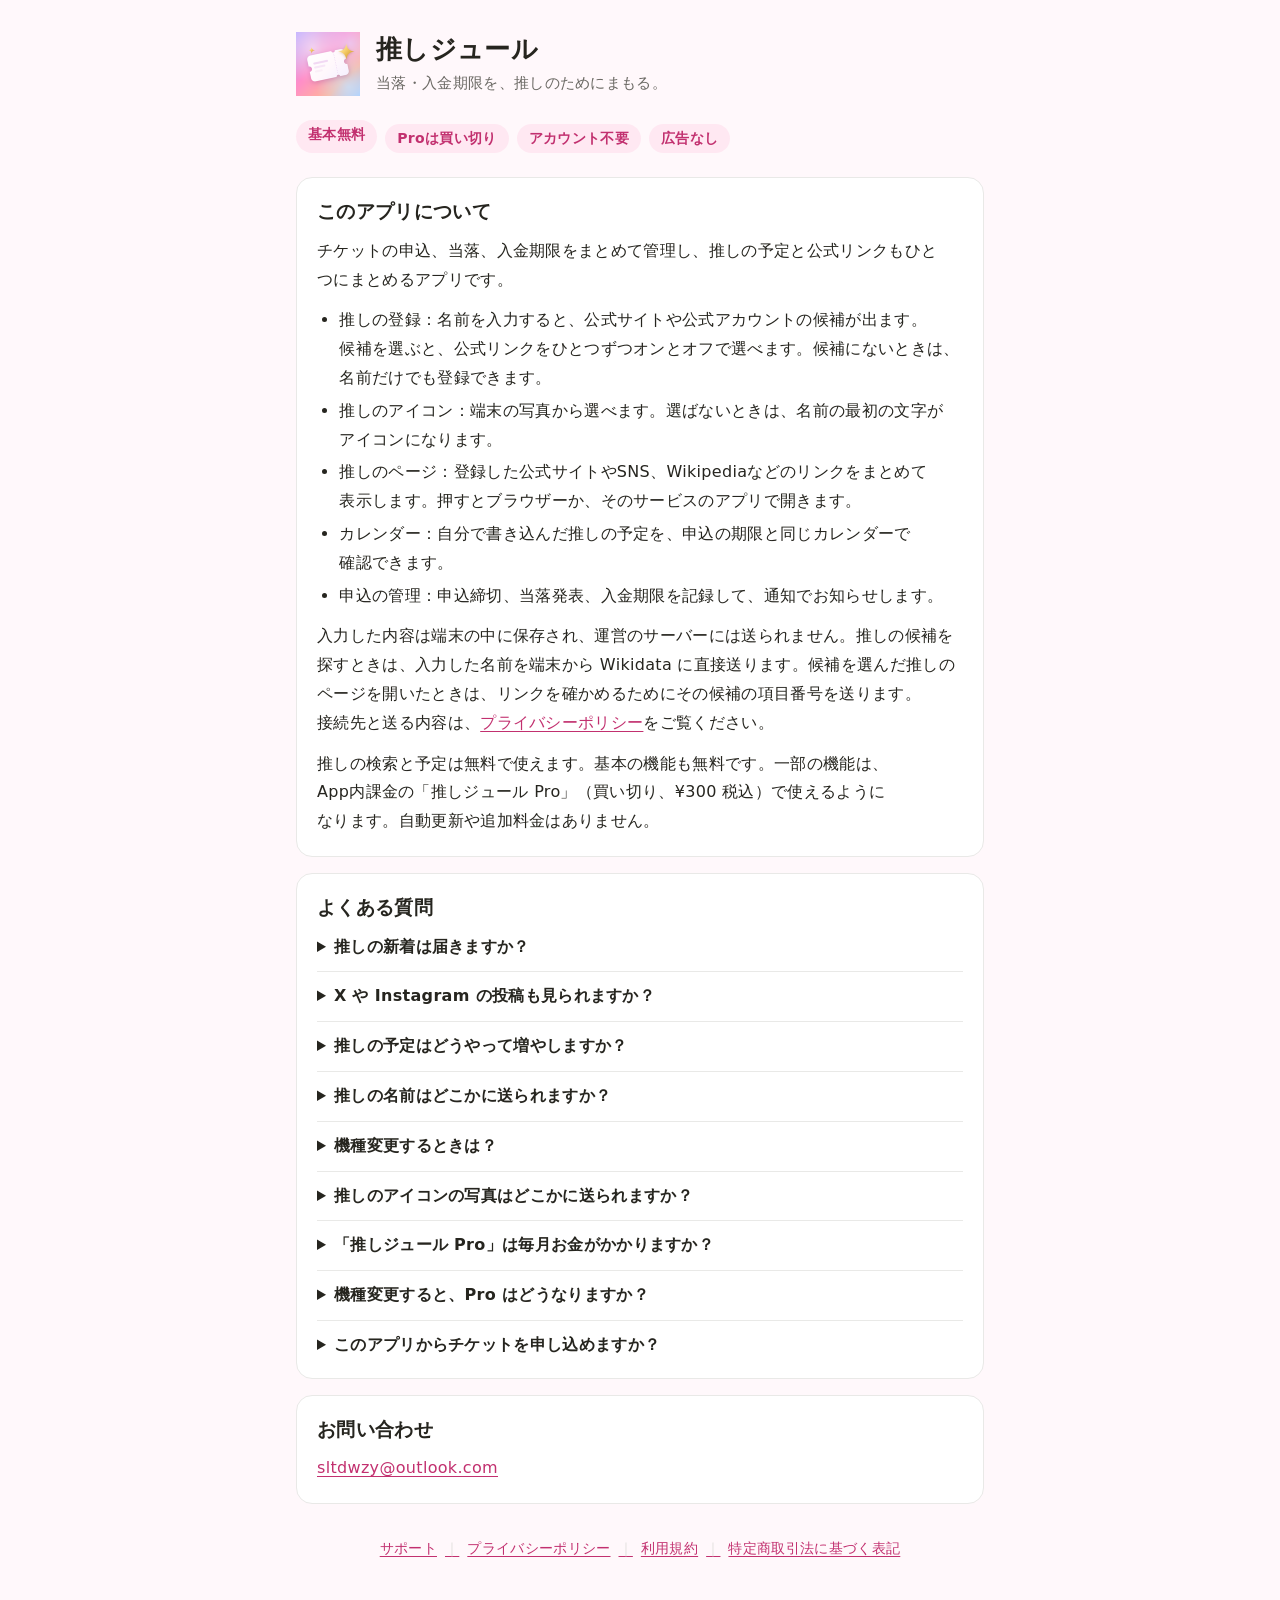
<file: index.html>
<!doctype html>
<html lang="ja">
<head>
  <meta charset="utf-8">
  <meta name="viewport" content="width=device-width, initial-scale=1">
  <meta name="color-scheme" content="light dark">
  <meta name="description" content="当落・入金期限を、推しのためにまもる。「推しジュール」のサポートページです。">
  <title>推しジュール サポート</title>
  <link rel="icon" type="image/png" href="favicon.png">
  <link rel="apple-touch-icon" href="apple-touch-icon.png">
  <link rel="stylesheet" href="style.css">
</head>
<body>
  <main>
    <header class="site">
      <img src="icon.png" alt="" width="64" height="64">
      <div>
        <h1>推しジュール</h1>
        <p>当落・入金期限を、推しのためにまもる。</p>
      </div>
    </header>
    <ul class="badges" aria-label="特徴">
      <li>基本無料</li>
      <li>Proは買い切り</li>
      <li>アカウント不要</li>
      <li>広告なし</li>
    </ul>
    <section>
      <h2>このアプリについて</h2>
      <p>チケットの申込、当落、入金期限をまとめて管理し、推しの予定と公式リンクもひとつにまとめるアプリです。</p>
      <ul>
        <li>推しの登録：名前を入力すると、公式サイトや公式アカウントの候補が出ます。候補を選ぶと、公式リンクをひとつずつオンとオフで選べます。候補にないときは、名前だけでも登録できます。</li>
        <li>推しのアイコン：端末の写真から選べます。選ばないときは、名前の最初の文字がアイコンになります。</li>
        <li>推しのページ：登録した公式サイトやSNS、Wikipediaなどのリンクをまとめて表示します。押すとブラウザーか、そのサービスのアプリで開きます。</li>
        <li>カレンダー：自分で書き込んだ推しの予定を、申込の期限と同じカレンダーで確認できます。</li>
        <li>申込の管理：申込締切、当落発表、入金期限を記録して、通知でお知らせします。</li>
      </ul>
      <p>入力した内容は端末の中に保存され、運営のサーバーには送られません。推しの候補を探すときは、入力した名前を端末から Wikidata に直接送ります。候補を選んだ推しのページを開いたときは、リンクを確かめるためにその候補の項目番号を送ります。接続先と送る内容は、<a href="privacy.html">プライバシーポリシー</a>をご覧ください。</p>
      <p>推しの検索と予定は無料で使えます。基本の機能も無料です。一部の機能は、App内課金の「推しジュール Pro」（買い切り、¥300 税込）で使えるようになります。自動更新や追加料金はありません。</p>
    </section>
    <section>
      <h2>よくある質問</h2>
      <details>
        <summary>推しの新着は届きますか？</summary>
        <p>いいえ。このアプリが推しの予定やお知らせをサイトから集めることはありません。推しのページにある公式リンクから、それぞれのサイトやSNSを開いて確認してください。</p>
      </details>
      <details>
        <summary>X や Instagram の投稿も見られますか？</summary>
        <p>アプリの中には表示しません。候補に公式アカウントがあるときは、推しのページのリンクからすぐに開けます。</p>
      </details>
      <details>
        <summary>推しの予定はどうやって増やしますか？</summary>
        <p>カレンダーや推しのページの「予定を追加」から、自分で書き込みます。予定に通知は届かないので、締切の通知がほしいときは申込として登録してください。</p>
      </details>
      <details>
        <summary>推しの名前はどこかに送られますか？</summary>
        <p>候補を探すときに、端末から Wikidata へ直接送られます。運営には届きません。候補を選んだあとは、推しのページを開いたときに、まだ確認していないか前回の確認から7日以上たっていれば、その候補の項目番号だけを送り、リンクが増えていないかを確かめます。</p>
      </details>
      <details>
        <summary>機種変更するときは？</summary>
        <p>「設定」の「データの管理」からバックアップを書き出し、新しいiPhoneで復元してください。申込・推し・予定のデータはiCloudのバックアップには含まれません（アイコンの写真と、ウィジェットに表示する内容は含まれることがあります）。推しのアイコンの写真は書き出すファイルに含まれないので、復元したあとに選び直してください。</p>
      </details>
      <details>
        <summary>推しのアイコンの写真はどこかに送られますか？</summary>
        <p>いいえ。選んだ写真は端末の中に保存し、運営にも外部のサービスにも送りません。シェアカードを共有したときだけ、カードに入ったアイコンがご自身で選んだ共有先に渡ります。</p>
      </details>
      <details>
        <summary>「推しジュール Pro」は毎月お金がかかりますか？</summary>
        <p>いいえ。一度の購入で、ずっと使えます。自動更新はなく、追加の料金もかかりません。</p>
      </details>
      <details>
        <summary>機種変更すると、Pro はどうなりますか？</summary>
        <p>購入した Apple アカウントで「購入を復元」を行うと、追加料金なしで使えます。もう一度購入する必要はありません。</p>
      </details>
      <details>
        <summary>このアプリからチケットを申し込めますか？</summary>
        <p>いいえ。チケットの販売や、抽選への申込、代金の支払いを代行するものではありません。申込締切・当落発表・入金期限は、必ず公式の案内もあわせてご確認ください。</p>
      </details>
    </section>
    <section>
      <h2>お問い合わせ</h2>
      <p><a href="mailto:sltdwzy@outlook.com">sltdwzy@outlook.com</a></p>
    </section>
    <footer>
      <nav aria-label="ページ">
        <a href="./">サポート</a><a href="privacy.html">プライバシーポリシー</a><a href="terms.html">利用規約</a><a href="commerce.html">特定商取引法に基づく表記</a>
      </nav>
    </footer>
  </main>
</body>
</html>
</file>
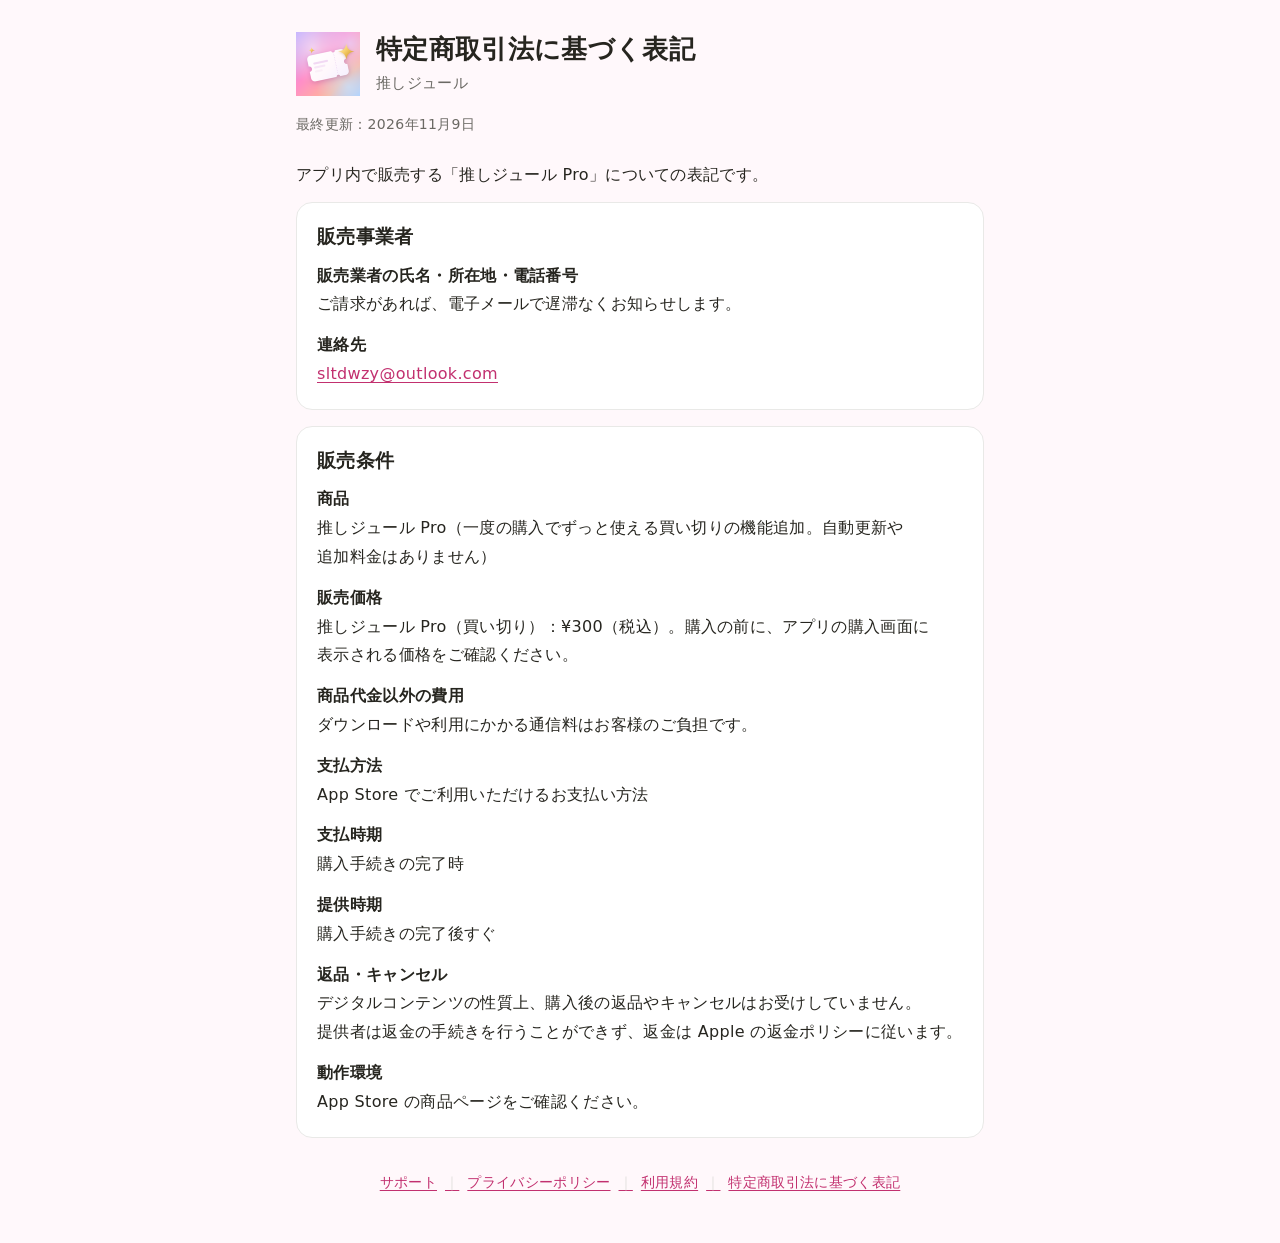
<file: commerce.html>
<!doctype html>
<html lang="ja">
<head>
  <meta charset="utf-8">
  <meta name="viewport" content="width=device-width, initial-scale=1">
  <meta name="color-scheme" content="light dark">
  <meta name="description" content="アプリ内で販売する「推しジュール Pro」についての表記です。">
  <title>特定商取引法に基づく表記 | 推しジュール</title>
  <link rel="icon" type="image/png" href="favicon.png">
  <link rel="apple-touch-icon" href="apple-touch-icon.png">
  <link rel="stylesheet" href="style.css">
</head>
<body>
  <main>
    <header class="site">
      <img src="icon.png" alt="" width="64" height="64">
      <div>
        <h1>特定商取引法に基づく表記</h1>
        <p>推しジュール</p>
      </div>
    </header>
    <p class="updated">最終更新：2026年11月9日</p>
    <p>アプリ内で販売する「推しジュール Pro」についての表記です。</p>
    <section>
      <h2>販売事業者</h2>
      <dl>
        <dt>販売業者の氏名・所在地・電話番号</dt>
        <dd>ご請求があれば、電子メールで遅滞なくお知らせします。</dd>
        <dt>連絡先</dt>
        <dd><a href="mailto:sltdwzy@outlook.com">sltdwzy@outlook.com</a></dd>
      </dl>
    </section>
    <section>
      <h2>販売条件</h2>
      <dl>
        <dt>商品</dt>
        <dd>推しジュール Pro（一度の購入でずっと使える買い切りの機能追加。自動更新や追加料金はありません）</dd>
        <dt>販売価格</dt>
        <dd>推しジュール Pro（買い切り）：¥300（税込）。購入の前に、アプリの購入画面に表示される価格をご確認ください。</dd>
        <dt>商品代金以外の費用</dt>
        <dd>ダウンロードや利用にかかる通信料はお客様のご負担です。</dd>
        <dt>支払方法</dt>
        <dd>App Store でご利用いただけるお支払い方法</dd>
        <dt>支払時期</dt>
        <dd>購入手続きの完了時</dd>
        <dt>提供時期</dt>
        <dd>購入手続きの完了後すぐ</dd>
        <dt>返品・キャンセル</dt>
        <dd>デジタルコンテンツの性質上、購入後の返品やキャンセルはお受けしていません。提供者は返金の手続きを行うことができず、返金は Apple の返金ポリシーに従います。</dd>
        <dt>動作環境</dt>
        <dd>App Store の商品ページをご確認ください。</dd>
      </dl>
    </section>
    <footer>
      <nav aria-label="ページ">
        <a href="./">サポート</a><a href="privacy.html">プライバシーポリシー</a><a href="terms.html">利用規約</a><a href="commerce.html">特定商取引法に基づく表記</a>
      </nav>
    </footer>
  </main>
</body>
</html>
</file>
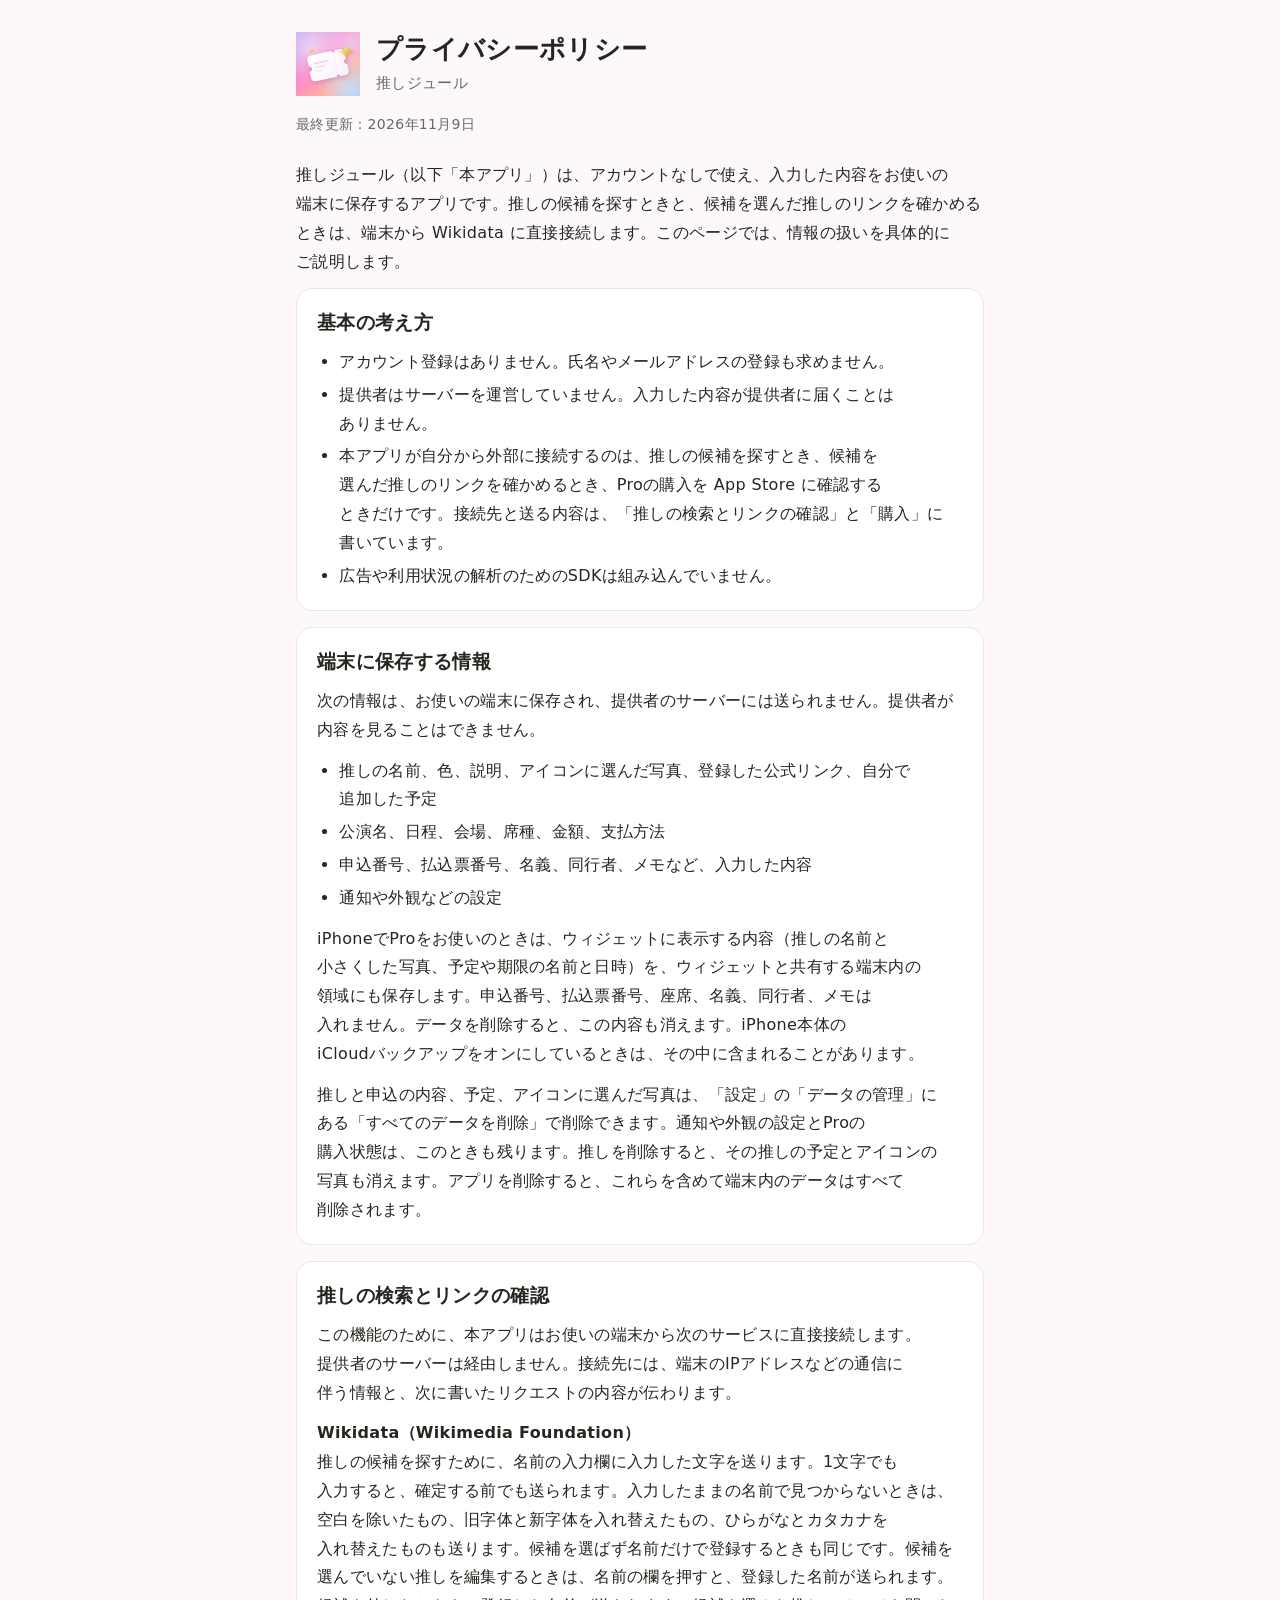
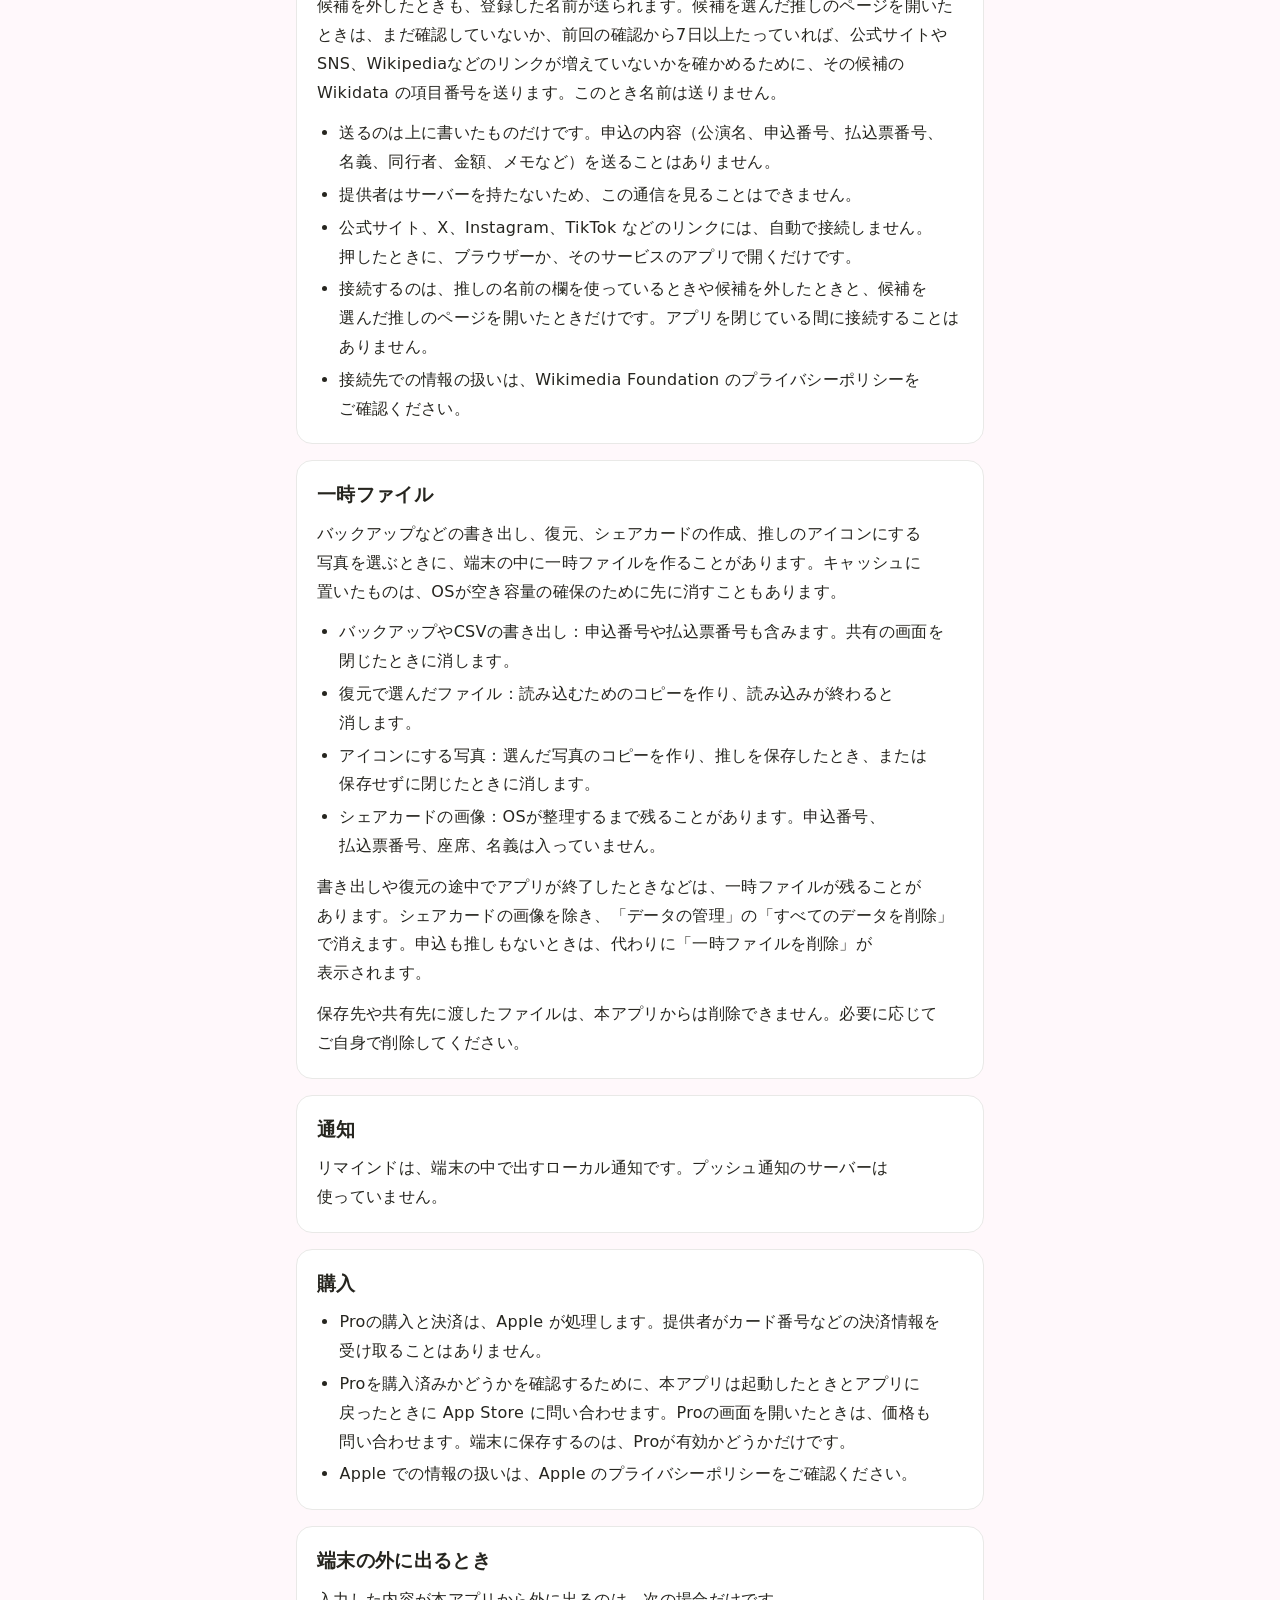
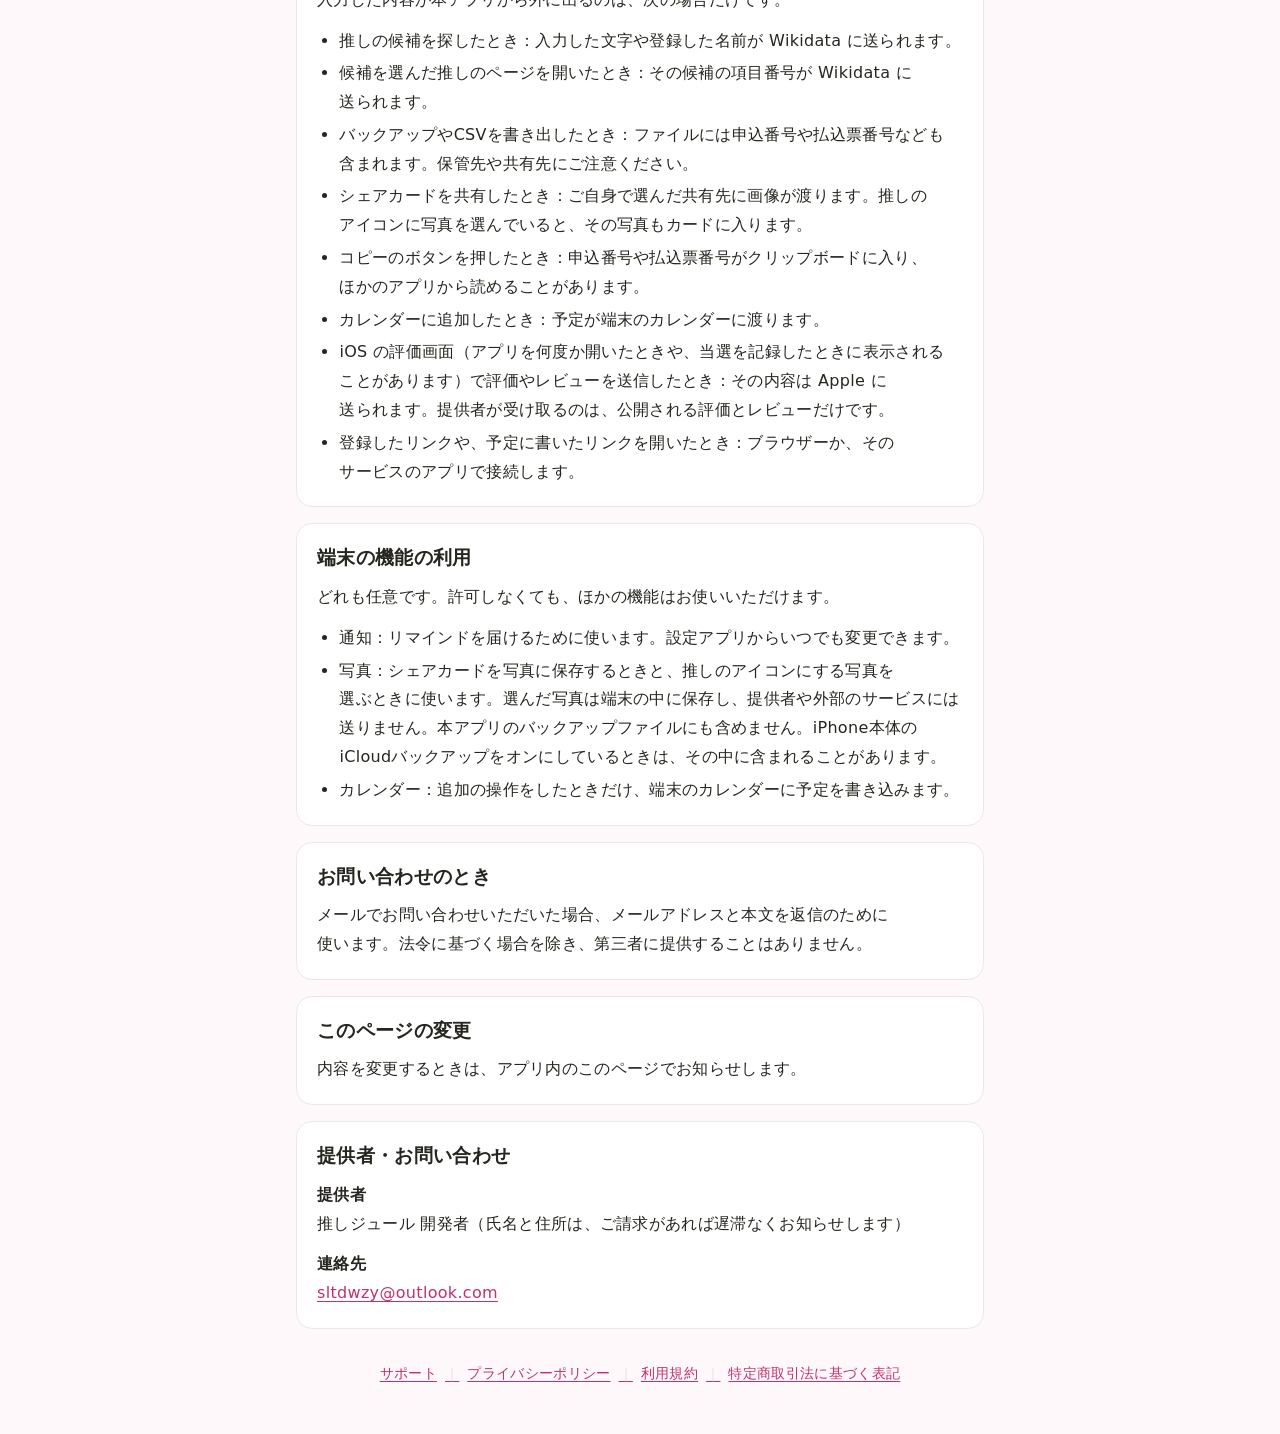
<file: privacy.html>
<!doctype html>
<html lang="ja">
<head>
  <meta charset="utf-8">
  <meta name="viewport" content="width=device-width, initial-scale=1">
  <meta name="color-scheme" content="light dark">
  <meta name="description" content="推しジュール（以下「本アプリ」）は、アカウントなしで使え、入力した内容をお使いの端末に保存するアプリです。推しの候補を探すときと、候補を選んだ推しのリンクを確かめるときは、端末から Wikidata に直接接続します。このページでは、情報の扱いを具体的にご説明します。">
  <title>プライバシーポリシー | 推しジュール</title>
  <link rel="icon" type="image/png" href="favicon.png">
  <link rel="apple-touch-icon" href="apple-touch-icon.png">
  <link rel="stylesheet" href="style.css">
</head>
<body>
  <main>
    <header class="site">
      <img src="icon.png" alt="" width="64" height="64">
      <div>
        <h1>プライバシーポリシー</h1>
        <p>推しジュール</p>
      </div>
    </header>
    <p class="updated">最終更新：2026年11月9日</p>
    <p>推しジュール（以下「本アプリ」）は、アカウントなしで使え、入力した内容をお使いの端末に保存するアプリです。推しの候補を探すときと、候補を選んだ推しのリンクを確かめるときは、端末から Wikidata に直接接続します。このページでは、情報の扱いを具体的にご説明します。</p>
    <section>
      <h2>基本の考え方</h2>
      <ul>
        <li>アカウント登録はありません。氏名やメールアドレスの登録も求めません。</li>
        <li>提供者はサーバーを運営していません。入力した内容が提供者に届くことはありません。</li>
        <li>本アプリが自分から外部に接続するのは、推しの候補を探すとき、候補を選んだ推しのリンクを確かめるとき、Proの購入を App Store に確認するときだけです。接続先と送る内容は、「推しの検索とリンクの確認」と「購入」に書いています。</li>
        <li>広告や利用状況の解析のためのSDKは組み込んでいません。</li>
      </ul>
    </section>
    <section>
      <h2>端末に保存する情報</h2>
      <p>次の情報は、お使いの端末に保存され、提供者のサーバーには送られません。提供者が内容を見ることはできません。</p>
      <ul>
        <li>推しの名前、色、説明、アイコンに選んだ写真、登録した公式リンク、自分で追加した予定</li>
        <li>公演名、日程、会場、席種、金額、支払方法</li>
        <li>申込番号、払込票番号、名義、同行者、メモなど、入力した内容</li>
        <li>通知や外観などの設定</li>
      </ul>
      <p>iPhoneでProをお使いのときは、ウィジェットに表示する内容（推しの名前と小さくした写真、予定や期限の名前と日時）を、ウィジェットと共有する端末内の領域にも保存します。申込番号、払込票番号、座席、名義、同行者、メモは入れません。データを削除すると、この内容も消えます。iPhone本体のiCloudバックアップをオンにしているときは、その中に含まれることがあります。</p>
      <p>推しと申込の内容、予定、アイコンに選んだ写真は、「設定」の「データの管理」にある「すべてのデータを削除」で削除できます。通知や外観の設定とProの購入状態は、このときも残ります。推しを削除すると、その推しの予定とアイコンの写真も消えます。アプリを削除すると、これらを含めて端末内のデータはすべて削除されます。</p>
    </section>
    <section>
      <h2>推しの検索とリンクの確認</h2>
      <p>この機能のために、本アプリはお使いの端末から次のサービスに直接接続します。提供者のサーバーは経由しません。接続先には、端末のIPアドレスなどの通信に伴う情報と、次に書いたリクエストの内容が伝わります。</p>
      <dl>
        <dt>Wikidata（Wikimedia Foundation）</dt>
        <dd>推しの候補を探すために、名前の入力欄に入力した文字を送ります。1文字でも入力すると、確定する前でも送られます。入力したままの名前で見つからないときは、空白を除いたもの、旧字体と新字体を入れ替えたもの、ひらがなとカタカナを入れ替えたものも送ります。候補を選ばず名前だけで登録するときも同じです。候補を選んでいない推しを編集するときは、名前の欄を押すと、登録した名前が送られます。候補を外したときも、登録した名前が送られます。候補を選んだ推しのページを開いたときは、まだ確認していないか、前回の確認から7日以上たっていれば、公式サイトやSNS、Wikipediaなどのリンクが増えていないかを確かめるために、その候補の Wikidata の項目番号を送ります。このとき名前は送りません。</dd>
      </dl>
      <ul>
        <li>送るのは上に書いたものだけです。申込の内容（公演名、申込番号、払込票番号、名義、同行者、金額、メモなど）を送ることはありません。</li>
        <li>提供者はサーバーを持たないため、この通信を見ることはできません。</li>
        <li>公式サイト、X、Instagram、TikTok などのリンクには、自動で接続しません。押したときに、ブラウザーか、そのサービスのアプリで開くだけです。</li>
        <li>接続するのは、推しの名前の欄を使っているときや候補を外したときと、候補を選んだ推しのページを開いたときだけです。アプリを閉じている間に接続することはありません。</li>
        <li>接続先での情報の扱いは、Wikimedia Foundation のプライバシーポリシーをご確認ください。</li>
      </ul>
    </section>
    <section>
      <h2>一時ファイル</h2>
      <p>バックアップなどの書き出し、復元、シェアカードの作成、推しのアイコンにする写真を選ぶときに、端末の中に一時ファイルを作ることがあります。キャッシュに置いたものは、OSが空き容量の確保のために先に消すこともあります。</p>
      <ul>
        <li>バックアップやCSVの書き出し：申込番号や払込票番号も含みます。共有の画面を閉じたときに消します。</li>
        <li>復元で選んだファイル：読み込むためのコピーを作り、読み込みが終わると消します。</li>
        <li>アイコンにする写真：選んだ写真のコピーを作り、推しを保存したとき、または保存せずに閉じたときに消します。</li>
        <li>シェアカードの画像：OSが整理するまで残ることがあります。申込番号、払込票番号、座席、名義は入っていません。</li>
      </ul>
      <p>書き出しや復元の途中でアプリが終了したときなどは、一時ファイルが残ることがあります。シェアカードの画像を除き、「データの管理」の「すべてのデータを削除」で消えます。申込も推しもないときは、代わりに「一時ファイルを削除」が表示されます。</p>
      <p>保存先や共有先に渡したファイルは、本アプリからは削除できません。必要に応じてご自身で削除してください。</p>
    </section>
    <section>
      <h2>通知</h2>
      <p>リマインドは、端末の中で出すローカル通知です。プッシュ通知のサーバーは使っていません。</p>
    </section>
    <section>
      <h2>購入</h2>
      <ul>
        <li>Proの購入と決済は、Apple が処理します。提供者がカード番号などの決済情報を受け取ることはありません。</li>
        <li>Proを購入済みかどうかを確認するために、本アプリは起動したときとアプリに戻ったときに App Store に問い合わせます。Proの画面を開いたときは、価格も問い合わせます。端末に保存するのは、Proが有効かどうかだけです。</li>
        <li>Apple での情報の扱いは、Apple のプライバシーポリシーをご確認ください。</li>
      </ul>
    </section>
    <section>
      <h2>端末の外に出るとき</h2>
      <p>入力した内容が本アプリから外に出るのは、次の場合だけです。</p>
      <ul>
        <li>推しの候補を探したとき：入力した文字や登録した名前が Wikidata に送られます。</li>
        <li>候補を選んだ推しのページを開いたとき：その候補の項目番号が Wikidata に送られます。</li>
        <li>バックアップやCSVを書き出したとき：ファイルには申込番号や払込票番号なども含まれます。保管先や共有先にご注意ください。</li>
        <li>シェアカードを共有したとき：ご自身で選んだ共有先に画像が渡ります。推しのアイコンに写真を選んでいると、その写真もカードに入ります。</li>
        <li>コピーのボタンを押したとき：申込番号や払込票番号がクリップボードに入り、ほかのアプリから読めることがあります。</li>
        <li>カレンダーに追加したとき：予定が端末のカレンダーに渡ります。</li>
        <li>iOS の評価画面（アプリを何度か開いたときや、当選を記録したときに表示されることがあります）で評価やレビューを送信したとき：その内容は Apple に送られます。提供者が受け取るのは、公開される評価とレビューだけです。</li>
        <li>登録したリンクや、予定に書いたリンクを開いたとき：ブラウザーか、そのサービスのアプリで接続します。</li>
      </ul>
    </section>
    <section>
      <h2>端末の機能の利用</h2>
      <p>どれも任意です。許可しなくても、ほかの機能はお使いいただけます。</p>
      <ul>
        <li>通知：リマインドを届けるために使います。設定アプリからいつでも変更できます。</li>
        <li>写真：シェアカードを写真に保存するときと、推しのアイコンにする写真を選ぶときに使います。選んだ写真は端末の中に保存し、提供者や外部のサービスには送りません。本アプリのバックアップファイルにも含めません。iPhone本体のiCloudバックアップをオンにしているときは、その中に含まれることがあります。</li>
        <li>カレンダー：追加の操作をしたときだけ、端末のカレンダーに予定を書き込みます。</li>
      </ul>
    </section>
    <section>
      <h2>お問い合わせのとき</h2>
      <p>メールでお問い合わせいただいた場合、メールアドレスと本文を返信のために使います。法令に基づく場合を除き、第三者に提供することはありません。</p>
    </section>
    <section>
      <h2>このページの変更</h2>
      <p>内容を変更するときは、アプリ内のこのページでお知らせします。</p>
    </section>
    <section>
      <h2>提供者・お問い合わせ</h2>
      <dl>
        <dt>提供者</dt>
        <dd>推しジュール 開発者（氏名と住所は、ご請求があれば遅滞なくお知らせします）</dd>
        <dt>連絡先</dt>
        <dd><a href="mailto:sltdwzy@outlook.com">sltdwzy@outlook.com</a></dd>
      </dl>
    </section>
    <footer>
      <nav aria-label="ページ">
        <a href="./">サポート</a><a href="privacy.html">プライバシーポリシー</a><a href="terms.html">利用規約</a><a href="commerce.html">特定商取引法に基づく表記</a>
      </nav>
    </footer>
  </main>
</body>
</html>
</file>
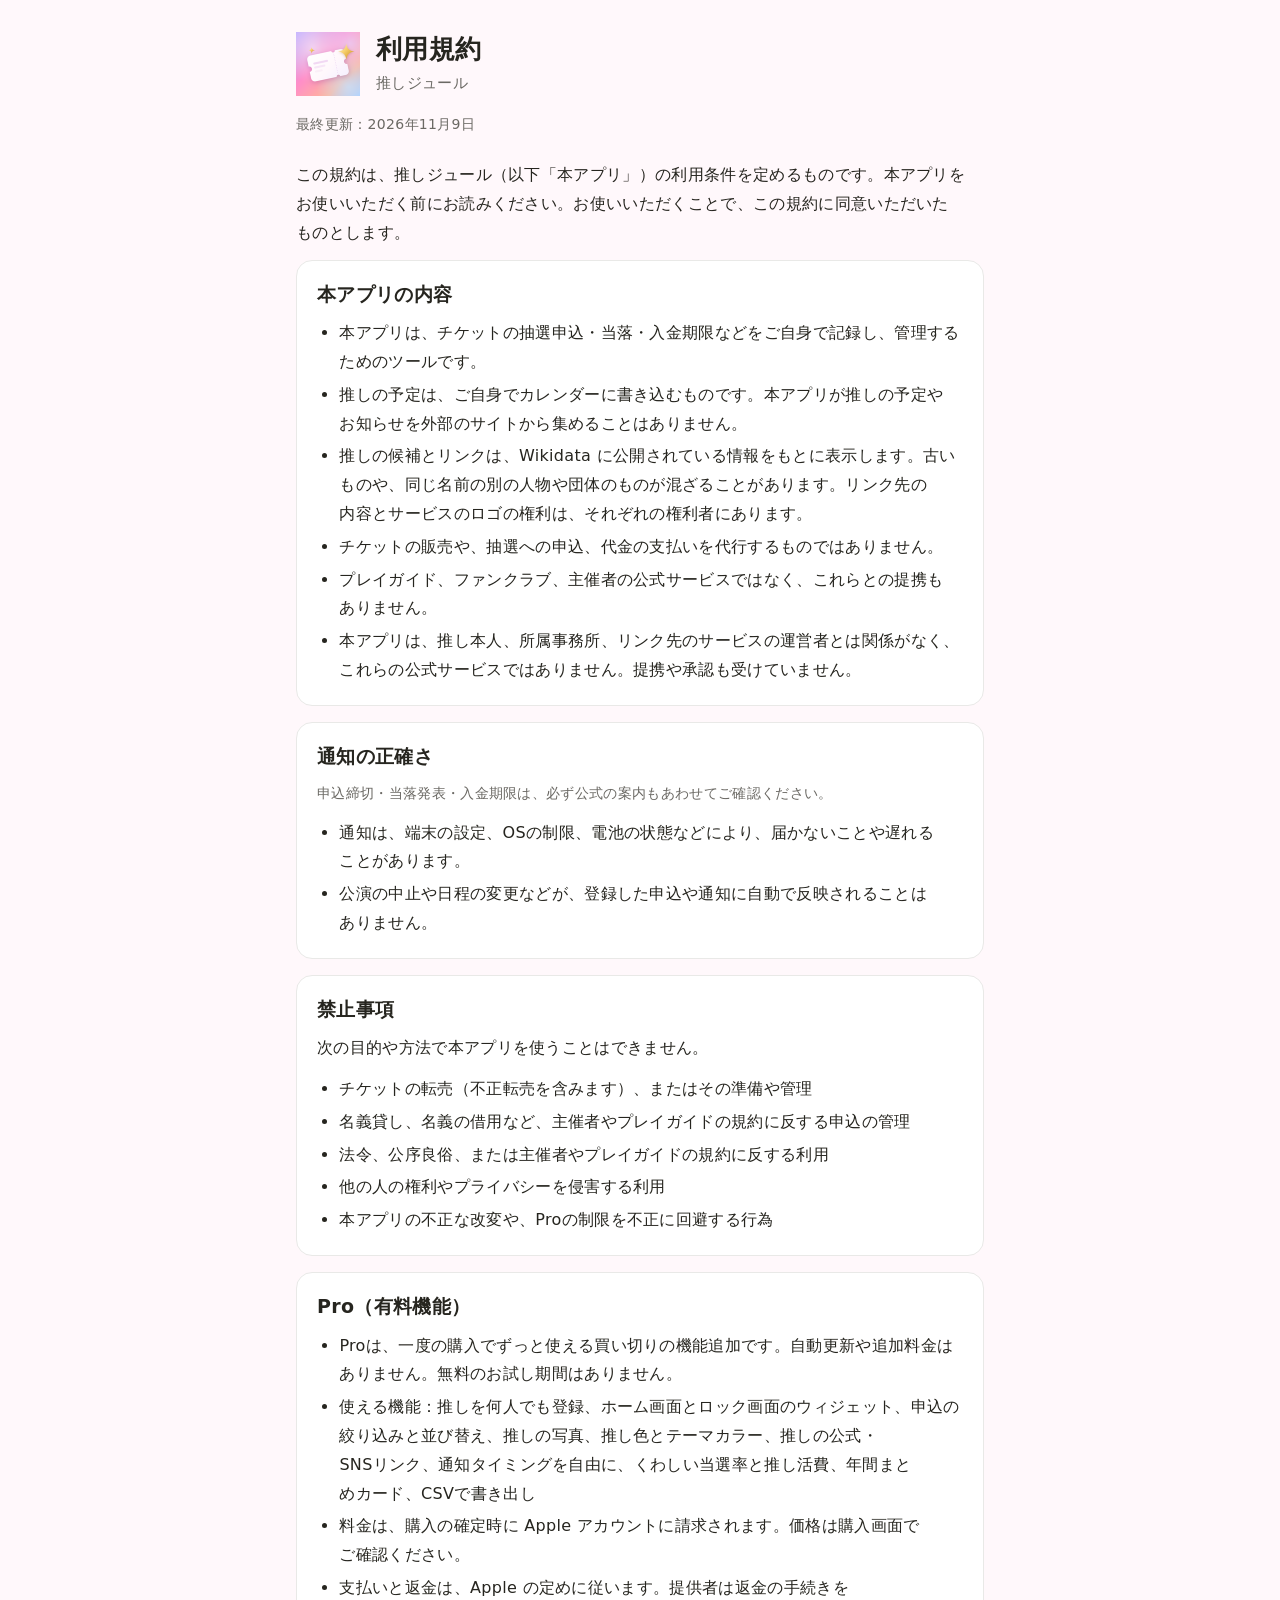
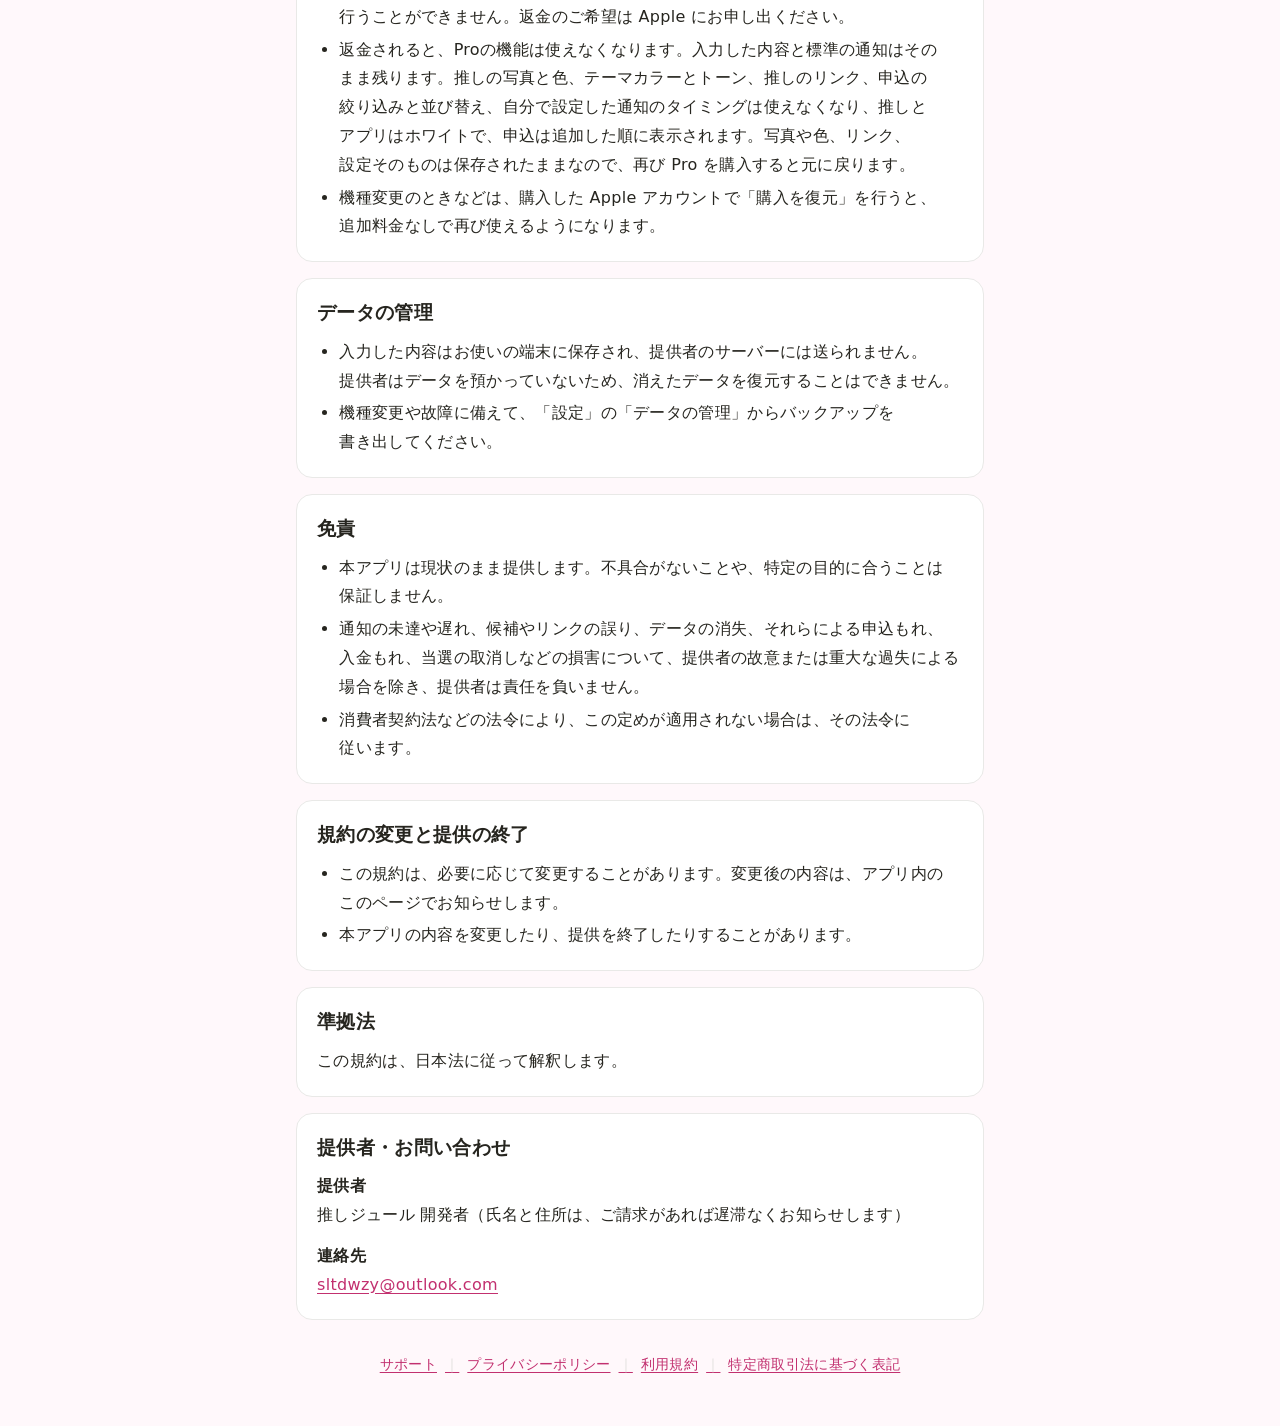
<file: terms.html>
<!doctype html>
<html lang="ja">
<head>
  <meta charset="utf-8">
  <meta name="viewport" content="width=device-width, initial-scale=1">
  <meta name="color-scheme" content="light dark">
  <meta name="description" content="この規約は、推しジュール（以下「本アプリ」）の利用条件を定めるものです。本アプリをお使いいただく前にお読みください。お使いいただくことで、この規約に同意いただいたものとします。">
  <title>利用規約 | 推しジュール</title>
  <link rel="icon" type="image/png" href="favicon.png">
  <link rel="apple-touch-icon" href="apple-touch-icon.png">
  <link rel="stylesheet" href="style.css">
</head>
<body>
  <main>
    <header class="site">
      <img src="icon.png" alt="" width="64" height="64">
      <div>
        <h1>利用規約</h1>
        <p>推しジュール</p>
      </div>
    </header>
    <p class="updated">最終更新：2026年11月9日</p>
    <p>この規約は、推しジュール（以下「本アプリ」）の利用条件を定めるものです。本アプリをお使いいただく前にお読みください。お使いいただくことで、この規約に同意いただいたものとします。</p>
    <section>
      <h2>本アプリの内容</h2>
      <ul>
        <li>本アプリは、チケットの抽選申込・当落・入金期限などをご自身で記録し、管理するためのツールです。</li>
        <li>推しの予定は、ご自身でカレンダーに書き込むものです。本アプリが推しの予定やお知らせを外部のサイトから集めることはありません。</li>
        <li>推しの候補とリンクは、Wikidata に公開されている情報をもとに表示します。古いものや、同じ名前の別の人物や団体のものが混ざることがあります。リンク先の内容とサービスのロゴの権利は、それぞれの権利者にあります。</li>
        <li>チケットの販売や、抽選への申込、代金の支払いを代行するものではありません。</li>
        <li>プレイガイド、ファンクラブ、主催者の公式サービスではなく、これらとの提携もありません。</li>
        <li>本アプリは、推し本人、所属事務所、リンク先のサービスの運営者とは関係がなく、これらの公式サービスではありません。提携や承認も受けていません。</li>
      </ul>
    </section>
    <section>
      <h2>通知の正確さ</h2>
      <p class="note">申込締切・当落発表・入金期限は、必ず公式の案内もあわせてご確認ください。</p>
      <ul>
        <li>通知は、端末の設定、OSの制限、電池の状態などにより、届かないことや遅れることがあります。</li>
        <li>公演の中止や日程の変更などが、登録した申込や通知に自動で反映されることはありません。</li>
      </ul>
    </section>
    <section>
      <h2>禁止事項</h2>
      <p>次の目的や方法で本アプリを使うことはできません。</p>
      <ul>
        <li>チケットの転売（不正転売を含みます）、またはその準備や管理</li>
        <li>名義貸し、名義の借用など、主催者やプレイガイドの規約に反する申込の管理</li>
        <li>法令、公序良俗、または主催者やプレイガイドの規約に反する利用</li>
        <li>他の人の権利やプライバシーを侵害する利用</li>
        <li>本アプリの不正な改変や、Proの制限を不正に回避する行為</li>
      </ul>
    </section>
    <section>
      <h2>Pro（有料機能）</h2>
      <ul>
        <li>Proは、一度の購入でずっと使える買い切りの機能追加です。自動更新や追加料金はありません。無料のお試し期間はありません。</li>
        <li>使える機能：推しを何人でも登録、ホーム画面とロック画面のウィジェット、申込の絞り込みと並び替え、推しの写真、推し色とテーマカラー、推しの公式・SNSリンク、通知タイミングを自由に、くわしい当選率と推し活費、年間まとめカード、CSVで書き出し</li>
        <li>料金は、購入の確定時に Apple アカウントに請求されます。価格は購入画面でご確認ください。</li>
        <li>支払いと返金は、Apple の定めに従います。提供者は返金の手続きを行うことができません。返金のご希望は Apple にお申し出ください。</li>
        <li>返金されると、Proの機能は使えなくなります。入力した内容と標準の通知はそのまま残ります。推しの写真と色、テーマカラーとトーン、推しのリンク、申込の絞り込みと並び替え、自分で設定した通知のタイミングは使えなくなり、推しとアプリはホワイトで、申込は追加した順に表示されます。写真や色、リンク、設定そのものは保存されたままなので、再び Pro を購入すると元に戻ります。</li>
        <li>機種変更のときなどは、購入した Apple アカウントで「購入を復元」を行うと、追加料金なしで再び使えるようになります。</li>
      </ul>
    </section>
    <section>
      <h2>データの管理</h2>
      <ul>
        <li>入力した内容はお使いの端末に保存され、提供者のサーバーには送られません。提供者はデータを預かっていないため、消えたデータを復元することはできません。</li>
        <li>機種変更や故障に備えて、「設定」の「データの管理」からバックアップを書き出してください。</li>
      </ul>
    </section>
    <section>
      <h2>免責</h2>
      <ul>
        <li>本アプリは現状のまま提供します。不具合がないことや、特定の目的に合うことは保証しません。</li>
        <li>通知の未達や遅れ、候補やリンクの誤り、データの消失、それらによる申込もれ、入金もれ、当選の取消しなどの損害について、提供者の故意または重大な過失による場合を除き、提供者は責任を負いません。</li>
        <li>消費者契約法などの法令により、この定めが適用されない場合は、その法令に従います。</li>
      </ul>
    </section>
    <section>
      <h2>規約の変更と提供の終了</h2>
      <ul>
        <li>この規約は、必要に応じて変更することがあります。変更後の内容は、アプリ内のこのページでお知らせします。</li>
        <li>本アプリの内容を変更したり、提供を終了したりすることがあります。</li>
      </ul>
    </section>
    <section>
      <h2>準拠法</h2>
      <p>この規約は、日本法に従って解釈します。</p>
    </section>
    <section>
      <h2>提供者・お問い合わせ</h2>
      <dl>
        <dt>提供者</dt>
        <dd>推しジュール 開発者（氏名と住所は、ご請求があれば遅滞なくお知らせします）</dd>
        <dt>連絡先</dt>
        <dd><a href="mailto:sltdwzy@outlook.com">sltdwzy@outlook.com</a></dd>
      </dl>
    </section>
    <footer>
      <nav aria-label="ページ">
        <a href="./">サポート</a><a href="privacy.html">プライバシーポリシー</a><a href="terms.html">利用規約</a><a href="commerce.html">特定商取引法に基づく表記</a>
      </nav>
    </footer>
  </main>
</body>
</html>
</file>
<file: style.css>
:root {
  color-scheme: light dark;
  --bg: #ffffff;
  --bg-grouped: #fff8fb;
  --surface: #ffffff;
  --text1: #26251f;
  --text2: #6b6964;
  --divider: #e9e9e7;
  --border: #deddd9;
  --accent: #c2306f;
  --accent-soft: #ffe8f2;
  --mark: #fff3bf;
}

@media (prefers-color-scheme: dark) {
  :root {
    --bg: #191919;
    --bg-grouped: #191919;
    --surface: #232323;
    --text1: #e8e7e4;
    --text2: #a09e99;
    --divider: #2f2f2f;
    --border: #3a3a3a;
    --accent: #ff8fbe;
    --accent-soft: #3a1c2b;
    --mark: #3b3418;
  }
}

* {
  box-sizing: border-box;
}

html {
  -webkit-text-size-adjust: 100%;
  text-size-adjust: 100%;
}

body {
  margin: 0;
  background: var(--bg-grouped);
  color: var(--text1);
  font-family: system-ui, -apple-system, "Hiragino Sans", "Hiragino Kaku Gothic ProN", "Yu Gothic UI", "Meiryo", sans-serif;
  font-size: 16px;
  line-height: 1.8;
  letter-spacing: 0.02em;
  word-break: auto-phrase;
  overflow-wrap: anywhere;
}

main {
  max-width: 720px;
  margin: 0 auto;
  padding: 32px 16px 48px;
}

header.site {
  display: flex;
  align-items: center;
  gap: 16px;
  margin-bottom: 24px;
}

header.site img {
  width: 64px;
  height: 64px;
  flex: none;
}

header.site h1 {
  margin: 0;
  font-size: 26px;
  line-height: 1.3;
}

header.site p {
  margin: 4px 0 0;
  color: var(--text2);
  font-size: 15px;
  line-height: 1.6;
}

.badges {
  display: flex;
  flex-wrap: wrap;
  gap: 8px;
  margin: 0 0 24px;
  padding: 0;
  list-style: none;
}

.badges li {
  padding: 2px 12px;
  border-radius: 999px;
  background: var(--accent-soft);
  color: var(--accent);
  font-size: 14px;
  font-weight: 600;
}

section {
  margin: 0 0 16px;
  padding: 20px 20px 8px;
  border: 1px solid var(--divider);
  border-radius: 16px;
  background: var(--surface);
}

h2 {
  margin: 0 0 12px;
  font-size: 19px;
  line-height: 1.4;
}

h3 {
  margin: 20px 0 4px;
  font-size: 16px;
}

p,
ul,
ol {
  margin: 0 0 12px;
}

ul,
ol {
  padding-left: 1.4em;
}

li + li {
  margin-top: 4px;
}

a {
  color: var(--accent);
  text-underline-offset: 3px;
}

dl {
  margin: 0 0 12px;
}

dt {
  margin-top: 12px;
  font-weight: 600;
}

dt:first-child {
  margin-top: 0;
}

dd {
  margin: 0;
}

details {
  border-top: 1px solid var(--divider);
  padding: 10px 0;
}

details:first-of-type {
  border-top: none;
  padding-top: 0;
}

summary {
  cursor: pointer;
  font-weight: 600;
}

details p {
  margin: 8px 0 4px;
  color: var(--text1);
}

.mail {
  display: inline-block;
  margin: 4px 0 12px;
  padding: 8px 16px;
  border-radius: 12px;
  background: var(--accent);
  color: #ffffff;
  font-weight: 600;
  text-decoration: none;
}

.note {
  color: var(--text2);
  font-size: 14px;
}

.updated {
  color: var(--text2);
  font-size: 14px;
  margin: -8px 0 24px;
}

mark {
  background: var(--mark);
  color: inherit;
  padding: 0 2px;
}

footer {
  margin-top: 32px;
  color: var(--text2);
  font-size: 14px;
  text-align: center;
}

footer nav a + a::before {
  content: "｜";
  margin: 0 8px;
  color: var(--border);
}

@media (max-width: 480px) {
  header.site h1 {
    font-size: 22px;
  }

  section {
    padding: 16px 16px 4px;
  }
}
</file>
